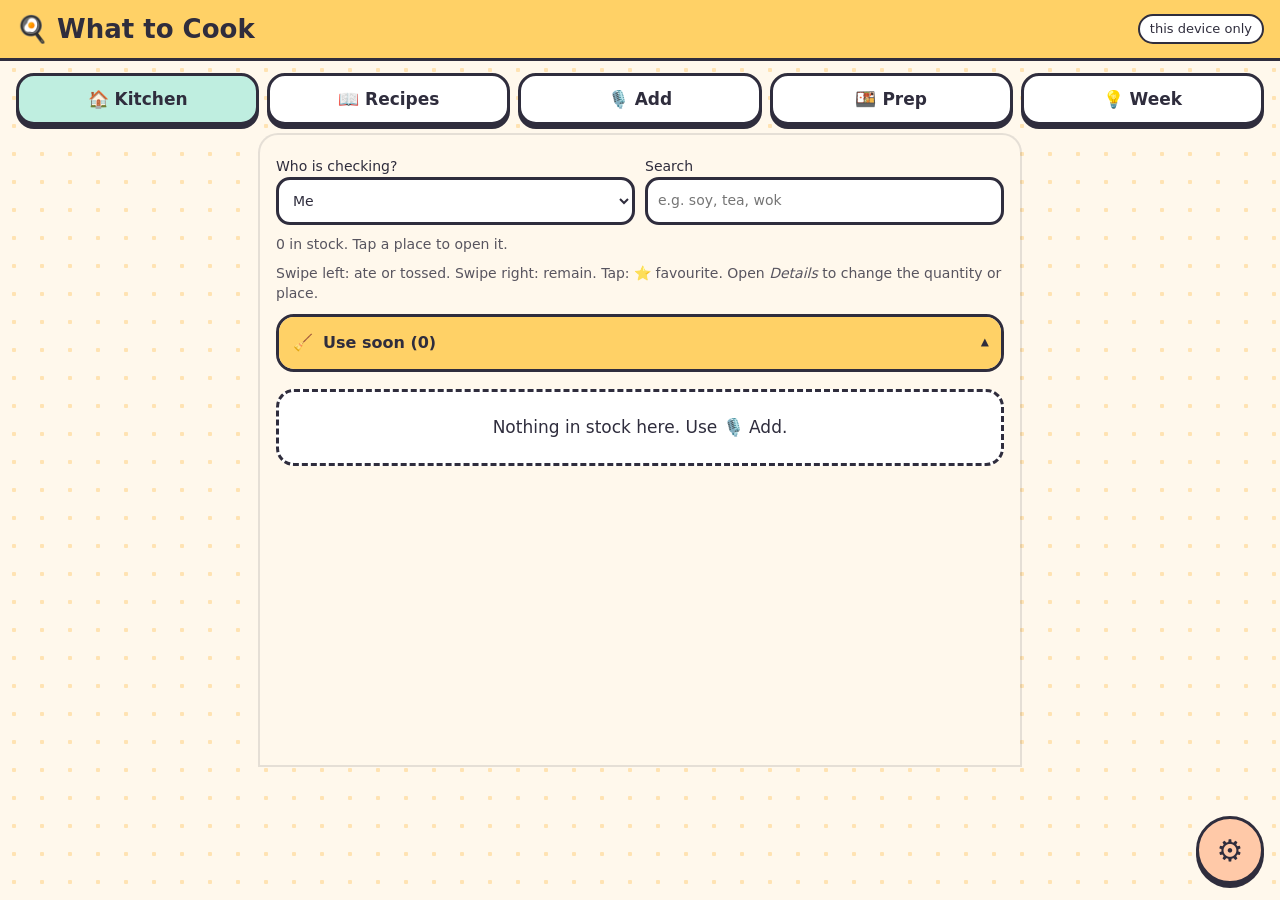
<file: index.html>
<!doctype html>
<html lang="en">
<head>
<meta charset="utf-8">
<meta name="viewport" content="width=device-width, initial-scale=1">
<title>What to Cook</title>
<link rel="stylesheet" href="style.css?v=0.9.4">
</head>
<body>
<header class="top">
  <h1>🍳 What to Cook</h1>
  <span id="statusPill" class="pill">this device only</span>
</header>

<nav class="tabs" aria-label="Sections">
  <button class="tab on" data-tab="pantry" type="button">🏠 Kitchen</button>
  <button class="tab" data-tab="recipes" type="button">📖 Recipes</button>
  <button class="tab" data-tab="capture" type="button">🎙️ Add</button>
  <button class="tab" data-tab="prep" type="button">🍱 Prep</button>
  <button class="tab" data-tab="week" type="button">💡 Week</button>
</nav>

<main>
  <section id="tab-pantry" class="view">
    <div class="row wrap">
      <label class="grow">Who is checking?
        <select id="member"></select>
      </label>
      <label class="grow">Search
        <input type="text" id="kitchenSearch" placeholder="e.g. soy, tea, wok">
      </label>
    </div>
    <p id="kitchenTotal" class="hint"></p>
    <p class="hint">Swipe left: ate or tossed. Swipe right: remain. Tap: ⭐ favourite. Open <em>Details</em> to change the quantity or place.</p>

    <section class="panel" data-panel="cleanup" id="cleanupPanel">
      <button class="panelHead" type="button" aria-expanded="true"><span>🧹</span><span class="grow">Use soon (<span id="cleanCount">0</span>)</span><span class="mark">▾</span></button>
      <div class="panelBody">
        <p class="hint">About to expire, or past the date. Use these first.</p>
        <ul id="cleanup" class="cards"></ul>
        <p id="cleanEmpty" class="empty" hidden>Nothing needs using up today. 🎉</p>
        <p id="cleanHint" class="hint" hidden></p>
      </div>
    </section>

    <div id="groups" aria-live="polite"></div>
    <p id="groupsEmpty" class="empty" hidden>Nothing in stock here. Use 🎙️ Add.</p>
  </section>

  <section id="tab-recipes" class="view" hidden>
    <h2>Recipe book</h2>
    <p class="hint">Tap a card to turn it over. Pantry matches come from this device's pantry.</p>
    <div class="chips" role="group" aria-label="Filter and view">
      <button class="chip on" data-filter="all" type="button">All <span id="cAll"></span></button>
      <button class="chip" data-filter="fav" type="button">⭐ Favourites <span id="cFav"></span></button>
      <button class="chip" data-filter="started" type="button">▶ Started <span id="cStart"></span></button>
      <span class="sp"></span>
      <button class="chip on" data-view="shelves" type="button">Shelves</button>
      <button class="chip" data-view="list" type="button">List</button>
    </div>
    <p id="saveState" class="hint" role="status"></p>
    <div id="book" class="book"></div>
    <div id="empty" class="empty" hidden>Nothing here yet.</div>
  </section>

  <section id="tab-capture" class="view" hidden>
    <h2>Add from a memo or a list</h2>
    <label>Where did it come from?
      <select id="source">
        <option value="apple_memo">🍎 Apple Voice Memo transcript</option>
        <option value="raw">Typed or spoken here</option>
      </select>
    </label>
    <label>Which place are you reviewing?
      <select id="placePick">
        <option value="">Sort it for me (guess)</option>
        <option value="fridge">Fridge</option>
        <option value="freezer">Freezer</option>
        <option value="pantry">Pantry</option>
        <option value="kitchen">Kitchen (tools, space)</option>
        <option value="other">Unsorted</option>
      </select>
    </label>
    <p class="hint">Paste the memo's transcript, one item per line or separated by commas. The full text is archived in ⚙️ → Transcript archive.</p>
    <textarea id="transcript" rows="5" placeholder="Paste or type…"></textarea>
    <div class="row wrap">
      <button id="listen" type="button" class="big">🎤 Speak</button>
      <button id="parse" type="button" class="big primary">Sort into items</button>
    </div>
    <p id="listenNote" class="hint" hidden></p>
    <div id="review" hidden>
      <h3>Check the draft</h3>
      <p class="hint">Same name, same expiry date and same place updates the line already in the pantry. A new expiry date makes a new line. Untick to drop an item.</p>
      <ul id="draft" class="cards"></ul>
      <button id="save" type="button" class="big primary">Save to pantry</button>
    </div>
    <p id="saveNote" class="hint" hidden></p>
  </section>
  <section id="tab-prep" class="view" hidden>
    <h2>Meal prep</h2>
    <p class="hint">Everything in stock is ticked. Untick what you cannot or will not use; recipes on the left use only the ticked items.</p>
    <div class="prepgrid">
      <div class="prepleft panelcol">
        <div id="prepOut"></div>
      </div>
      <aside class="prepright panelcol" aria-label="Ingredients to use">
        <div class="row wrap">
          <label class="grow">Find<input type="text" id="prepSearch" placeholder="e.g. chicken"></label>
        </div>
        <div class="chips">
          <button id="prepAll" class="chip" type="button">Select all</button>
          <button id="prepNone" class="chip" type="button">Deselect all</button>
          <button id="prepSoon" class="chip" type="button">Only use soon</button>
          <span id="prepCount" class="meta"></span>
        </div>
        <div id="prepPick"></div>
      </aside>
    </div>
  </section>

  <section id="tab-week" class="view" hidden>
    <h2>Ideas for the week</h2>
    <div class="chips" role="group" aria-label="Dinner order">
      <button class="chip on" data-wsort="new" type="button">✨ New to us first</button>
      <button class="chip" data-wsort="fav" type="button">⭐ Favourites first</button>
    </div>
    <div class="weekgrid">
      <div class="panelcol">
        <h3>Five dinners</h3>
        <ul id="weekDinners" class="slots"></ul>
      </div>
      <div class="panelcol">
        <h3>Five breakfasts</h3>
        <ul id="weekBreakfasts" class="slots"></ul>
      </div>
    </div>
    <p id="weekNote" class="hint" role="status"></p>
    <button id="weekAgain" type="button" class="big">↻ Plan again</button>
    <p class="hint">Dinners skip anything cooked in the last 7 days, and use different proteins. Tap a dinner to see its recipe.</p>
  </section>
</main>

<button id="gear" class="gear" type="button" aria-label="Settings" aria-expanded="false" aria-controls="drawer">⚙️</button>
<aside id="drawer" class="drawer" hidden>
  <h2>⚙️ Settings</h2>
  <section class="panel" data-panel="database" data-open="true">
    <button class="panelHead" type="button" aria-expanded="true"><span>☁️</span><span class="grow">Family database</span><span class="mark">▾</span></button>
    <div class="panelBody">
      <p class="hint">Sign in with the family login to share the pantry with everyone. Without it, this device keeps its own copy. The password is sent only to the database and is not kept.</p>
      <label>Family email<input type="email" id="dbEmail" autocomplete="username"></label>
      <label>Password<input type="password" id="dbPassword" autocomplete="current-password"></label>
      <div class="row wrap"><button id="signIn" type="button" class="primary">Sign in</button><button id="signOut" type="button">Sign out</button></div>
      <p id="dbStatus" class="hint"></p>
      <button id="dbCheck" type="button">Check database</button>
      <pre id="dbResult" class="hint"></pre>
    </div>
  </section>


  <section class="panel" data-panel="pages" data-open="false">
    <button class="panelHead" type="button" aria-expanded="false"><span>🗂️</span><span class="grow">Pages</span><span class="mark">▸</span></button>
    <div class="panelBody">
      <ul id="pageLinks" class="plain"></ul>
    </div>
  </section>

  <section class="panel" data-panel="members" data-open="false">
    <button class="panelHead" type="button" aria-expanded="false"><span>👪</span><span class="grow">Family members (this device)</span><span class="mark">▸</span></button>
    <div class="panelBody">
      <p class="hint">Names only, one per line. Stored on this device until the family sign-in is added.</p>
      <textarea id="memberList" rows="4"></textarea>
      <button id="saveMembers" type="button">Save names</button>
    </div>
  </section>

  <section class="panel" data-panel="guess" data-open="false">
    <button class="panelHead" type="button" aria-expanded="false"><span>🔮</span><span class="grow">How the guess works</span><span class="mark">▸</span></button>
    <div class="panelBody">
      <p class="hint">For things eaten over time (eggs, milk). Remaining = the quantity when it was last counted, minus the eats-per-day rate times the days since. Example: 60 counted a week ago, 5 a day, so about 25 (42%) left.</p>
      <p class="hint">Feedback: <strong>ate more</strong> lowers the guess (rate up 25%), <strong>ate less</strong> raises it (rate down 20%), <strong>about right</strong> keeps it. Each one resets the count to the guess.</p>
    </div>
  </section>

  <section class="panel" data-panel="archive" data-open="false">
    <button class="panelHead" type="button" aria-expanded="false"><span>🗃️</span><span class="grow">Transcript archive</span><span class="mark">▸</span></button>
    <div class="panelBody">
      <ul id="archiveList" class="plain"></ul>
    </div>
  </section>

  <section class="panel" data-panel="versions" data-open="false">
    <button class="panelHead" type="button" aria-expanded="false"><span>🏷️</span><span class="grow">Version log</span><span class="mark">▸</span></button>
    <div class="panelBody">
      <ul id="versionList" class="plain"></ul>
    </div>
  </section>

  <section class="panel" data-panel="notes" data-open="false">
    <button class="panelHead" type="button" aria-expanded="false"><span>📝</span><span class="grow">Notes log (for improvement)</span><span class="mark">▸</span></button>
    <div class="panelBody">
      <textarea id="noteText" rows="3" placeholder="What would make this better?"></textarea>
      <button id="noteSave" type="button">Save note</button>
      <ul id="noteList" class="plain"></ul>
    </div>
  </section>

  <section class="panel" data-panel="todo" data-open="false">
    <button class="panelHead" type="button" aria-expanded="false"><span>📋</span><span class="grow">To do</span><span class="mark">▸</span></button>
    <div class="panelBody">
      <p class="hint">✅ built, ⬜ still to do.</p>
      <ul id="todoList" class="plain"></ul>
    </div>
  </section>

  <section class="panel" data-panel="errors" data-open="false">
    <button class="panelHead" type="button" aria-expanded="false"><span>🛠️</span><span class="grow">Show errors</span><span class="mark">▸</span></button>
    <div class="panelBody">
      <label class="check"><input id="showErrors" type="checkbox"> Show problems at the bottom of the page</label>
    </div>
  </section>

  <button id="closeDrawer" type="button" class="big">Close</button>
</aside>

<div id="errorPanel" class="errors" hidden aria-live="polite"></div>

<datalist id="units">
  <option value="g"></option><option value="kg"></option><option value="ml"></option><option value="l"></option>
  <option value="each"></option><option value="tin"></option><option value="bag"></option><option value="box"></option>
  <option value="pack"></option><option value="bottle"></option><option value="loaf"></option><option value="bunch"></option>
  <option value="clove"></option><option value="slice"></option><option value="pot"></option><option value="tub"></option>
  <option value="cup"></option>
</datalist>

<script src="js/config.js?v=0.9.4"></script>
<script src="js/store.js?v=0.9.4"></script>
<script src="js/util.js?v=0.9.4"></script>
<script src="js/errors.js?v=0.9.4"></script>
<script src="js/db.js?v=0.9.4"></script>
<script src="js/parse.js?v=0.9.4"></script>
<script src="js/recipelib.js?v=0.9.4"></script>
<script src="js/core.js?v=0.9.4"></script>
<script src="js/content.js?v=0.9.4"></script>
<script src="js/sync.js?v=0.9.4"></script>
<script src="js/pantry.js?v=0.9.4"></script>
<script src="js/capture.js?v=0.9.4"></script>
<script src="js/recipes.js?v=0.9.4"></script>
<script src="js/plan.js?v=0.9.4"></script>
<script src="js/settings.js?v=0.9.4"></script>
<script src="js/app.js?v=0.9.4"></script>
</body>
</html>
</file>
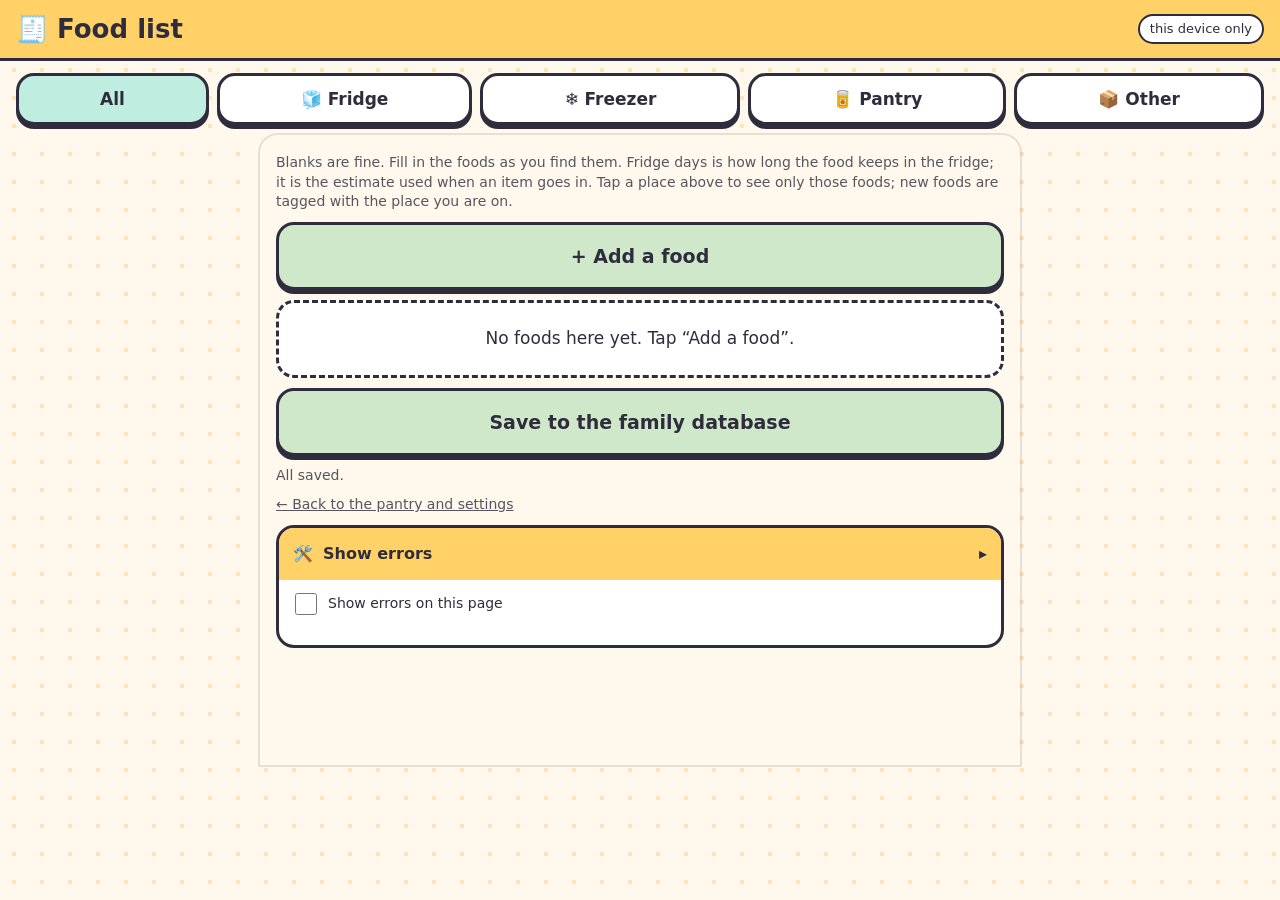
<file: foods.html>
<!doctype html>
<html lang="en">
<head>
<meta charset="utf-8">
<meta name="viewport" content="width=device-width, initial-scale=1">
<title>What to Cook — Food list</title>
<link rel="stylesheet" href="style.css">
<style>
  .tabs { flex-wrap: wrap; }
  .tab { flex: 1 1 auto; }
  .card .pair input, .card .pair select, .card input, .card select { min-width: 0; max-width: 100%; }
</style>
</head>
<body>
<header class="top">
  <h1>🧾 Food list</h1>
  <span id="statusPill" class="pill">this device only</span>
</header>

<nav class="tabs" aria-label="Places">
  <button class="tab on" data-place="" type="button">All</button>
  <button class="tab" data-place="fridge" type="button">🧊 Fridge</button>
  <button class="tab" data-place="freezer" type="button">❄️ Freezer</button>
  <button class="tab" data-place="pantry" type="button">🥫 Pantry</button>
  <button class="tab" data-place="other" type="button">📦 Other</button>
</nav>

<main>
  <p class="hint">Blanks are fine. Fill in the foods as you find them. Fridge days is how long the food keeps in the fridge; it is the estimate used when an item goes in. Tap a place above to see only those foods; new foods are tagged with the place you are on.</p>

  <div class="row wrap">
    <button id="addFood" type="button" class="big primary grow">+ Add a food</button>
  </div>

  <ul id="foodList" class="cards" aria-live="polite"></ul>
  <div id="emptyNote" class="empty" hidden>No foods here yet. Tap “Add a food”.</div>

  <div class="row wrap">
    <button id="saveFoods" type="button" class="big primary grow">Save to the family database</button>
  </div>
  <p id="saveStatus" class="hint" role="status"></p>

  <p class="hint"><a href="index.html">← Back to the pantry and settings</a></p>

  <section class="panel" data-panel="errors" data-open="false">
    <button class="panelHead" type="button" aria-expanded="false"><span>🛠️</span><span class="grow">Show errors</span><span class="mark">▸</span></button>
    <div class="panelBody">
      <label class="check"><input type="checkbox" id="showErrors"> Show errors on this page</label>
      <ul id="errorList" class="plain"></ul>
    </div>
  </section>
</main>

<script src="js/config.js"></script>
<script src="js/store.js"></script>
<script src="js/util.js"></script>
<script src="js/errors.js"></script>
<script src="js/db.js"></script>
<script>
(function () {
  'use strict';
  var DB = window.WTCDb;
  var KEY_ROWS = 'wtc.foods', KEY_ERRORS = 'wtc.showErrors';
  var PLACES = ['fridge', 'pantry', 'freezer', 'other'];
  var KINDS = ['', 'dry', 'wet', 'tool', 'space'];
  var $ = function (id) { return document.getElementById(id); };
  var rows = [];          // { id, name, location, kind, category, fridge_days, notes, dirty }
  var place = '';         // '' = all places

  // ---- device copy (each read and write in try/catch) ----
  function readLocal() { var v = WTCStore.read(KEY_ROWS, []); return Array.isArray(v) ? v : []; }
  function writeLocal() { WTCStore.write(KEY_ROWS, rows, reportError); }

  // ---- errors at the bottom, shown only when the box is ticked ----
  var errorLog = WTCErrors.create(function (lines) {
    var ul = $('errorList');
    ul.textContent = '';
    lines.slice().reverse().forEach(function (m) {
      var li = document.createElement('li'); li.textContent = m; ul.appendChild(li);
    });
    ul.hidden = !$('showErrors').checked;
  }, 30);
  function reportError(msg) { errorLog.report(msg); }
  function renderErrors() { errorLog.redraw(); }
  $('showErrors').checked = WTCStore.read(KEY_ERRORS, false) === true;
  $('showErrors').addEventListener('change', function (e) {
    WTCStore.write(KEY_ERRORS, e.target.checked);
    renderErrors();
  });

  // ---- status pill and save line ----
  function setPill() {
    var s = DB.session();
    $('statusPill').textContent = s ? 'family database' : 'this device only';
  }
  function unsaved() { return rows.filter(function (r) { return r.dirty; }).length; }
  function setSaveStatus(extra) {
    var n = unsaved();
    $('saveStatus').textContent = extra || (n ? n + ' not saved yet' : 'All saved.');
  }

  // ---- draw the list for the chosen place ----
  function el(tag, cls, text) {
    var e = document.createElement(tag);
    if (cls) e.className = cls;
    if (text !== undefined) e.textContent = text;
    return e;
  }
  function select(options, value, cls, label) {
    var s = el('select', cls);
    s.setAttribute('aria-label', label);
    options.forEach(function (o) {
      var op = el('option', '', o.label); op.value = o.value; s.appendChild(op);
    });
    s.value = value;
    return s;
  }
  function textInput(cls, value, placeholder, label) {
    var i = el('input', cls); i.type = 'text'; i.value = value || ''; i.placeholder = placeholder; i.setAttribute('aria-label', label);
    return i;
  }
  function numberInput(cls, value, placeholder, label) {
    var i = el('input', cls); i.type = 'number'; i.min = '0'; i.step = 'any';
    i.value = value === null || value === undefined ? '' : value; i.placeholder = placeholder; i.setAttribute('aria-label', label);
    return i;
  }

  function renderList() {
    var ul = $('foodList');
    ul.textContent = '';
    var shown = rows.filter(function (r) { return !place || r.location === place; });
    $('emptyNote').hidden = shown.length > 0;
    shown.forEach(function (r) {
      var li = el('li', 'card' + (r.dirty ? ' clean' : ''));
      var head = el('div', 'head');
      var name = textInput('fname', r.name, 'Food name', 'Food name');
      name.style.flex = '1';
      name.addEventListener('input', function () { r.name = name.value; touch(r); });
      head.appendChild(name);
      li.appendChild(head);

      var places = PLACES.map(function (p) { return { value: p, label: p }; });
      var loc = select(places, r.location, 'floc', 'Place');
      loc.addEventListener('change', function () { r.location = loc.value; touch(r); renderList(); });

      var kinds = KINDS.map(function (k) { return { value: k, label: k || 'kind (blank)' }; });
      var kind = select(kinds, r.kind, 'fkind', 'Kind');
      kind.addEventListener('change', function () { r.kind = kind.value; touch(r); });

      var cat = textInput('fcat', r.category, 'Category (for example, dairy)', 'Category');
      cat.addEventListener('input', function () { r.category = cat.value; touch(r); });

      var days = numberInput('fdays', r.fridge_days, 'Fridge days', 'Fridge days');
      days.addEventListener('input', function () { r.fridge_days = days.value === '' ? null : Number(days.value); touch(r); });

      var notes = textInput('fnotes', r.notes, 'Notes', 'Notes');
      notes.addEventListener('input', function () { r.notes = notes.value; touch(r); });

      var pair1 = el('div', 'pair'); pair1.appendChild(loc); pair1.appendChild(kind);
      var pair2 = el('div', 'pair'); pair2.appendChild(days); pair2.appendChild(cat);
      li.appendChild(pair1); li.appendChild(pair2); li.appendChild(notes);
      ul.appendChild(li);
    });
  }

  function touch(r) {
    r.dirty = true;
    writeLocal();
    setSaveStatus();
  }

  // ---- add a food: tagged with the place on screen ----
  $('addFood').addEventListener('click', function () {
    rows.push({ id: '', name: '', location: place || 'pantry', kind: '', category: '', fridge_days: null, notes: '', dirty: true });
    writeLocal();
    renderList();
    setSaveStatus();
    var inputs = document.querySelectorAll('#foodList .fname');
    if (inputs.length) inputs[inputs.length - 1].focus();
  });

  // ---- places ----
  document.querySelectorAll('.tab[data-place]').forEach(function (b) {
    b.addEventListener('click', function () {
      place = b.dataset.place;
      document.querySelectorAll('.tab[data-place]').forEach(function (x) { x.classList.toggle('on', x === b); });
      renderList();
    });
  });

  // ---- save to the database ----
  function explainSave(e) {
    var m = String((e && e.message) || e || '');
    if (/duplicate key|23505|wtc_foods_name_location_key/i.test(m)) return 'This food is already in that place. Change the name or the place.';
    return DB.explain(e);
  }

  function saveOne(r) {
    var body = { name: r.name.trim(), location: r.location, kind: r.kind, category: r.category.trim(),
      fridge_days: r.fridge_days, notes: r.notes.trim(), updated_at: new Date().toISOString() };
    if (WTCUtil.isUuid(r.id)) {
      return DB.patch('wtc_foods', 'id=eq.' + r.id, body).then(function () { r.dirty = false; });
    }
    return DB.insert('wtc_foods', [body]).then(function (res) {
      var row = res.data && res.data[0];
      if (row && row.id) r.id = row.id;
      r.dirty = false;
    });
  }

  $('saveFoods').addEventListener('click', function () {
    var pending = rows.filter(function (r) { return r.dirty && r.name.trim() !== ''; });
    if (!pending.length) { setSaveStatus(unsaved() ? 'Give each food a name first.' : 'Nothing to save.'); return; }
    if (!DB.session()) {
      writeLocal();
      setSaveStatus('Not signed in. Kept on this device only. Sign in from the Pantry page’s settings to save to the family database.');
      return;
    }
    setSaveStatus('Saving…');
    var chain = Promise.resolve(), failed = 0;
    pending.forEach(function (r) {
      chain = chain.then(function () {
        return saveOne(r).catch(function (e) { failed++; reportError('Save “' + r.name + '”: ' + explainSave(e)); });
      });
    });
    chain.then(function () {
      writeLocal();
      renderList();
      setSaveStatus(failed ? failed + ' not saved. See Show errors.' : 'Saved to the family database.');
    });
  });

  // ---- start: family database first, device copy if not signed in or offline ----
  function start() {
    setPill();
    rows = readLocal();
    renderList();
    setSaveStatus();
    if (!DB.session()) return;
    DB.select('wtc_foods', 'select=*&order=name.asc', { timeoutMs: 8000 }).then(function (res) {
      var dbRows = (res.data || []).map(function (r) {
        return { id: r.id, name: r.name || '', location: r.location || 'pantry', kind: r.kind || '',
          category: r.category || '', fridge_days: r.fridge_days, notes: r.notes || '', dirty: false };
      });
      var keep = rows.filter(function (r) { return r.dirty && !WTCUtil.isUuid(r.id); });
      var dirtyById = {};
      rows.forEach(function (r) { if (r.dirty && WTCUtil.isUuid(r.id)) dirtyById[r.id] = r; });
      dbRows = dbRows.map(function (r) { return dirtyById[r.id] || r; });
      rows = dbRows.concat(keep);
      writeLocal();
      renderList();
      setSaveStatus();
    }, function (e) {
      reportError('Load: ' + DB.explain(e));
      setSaveStatus('Could not load from the family database. Showing this device’s copy.');
    });
  }

  start();
})();
</script>
</body>
</html>
</file>
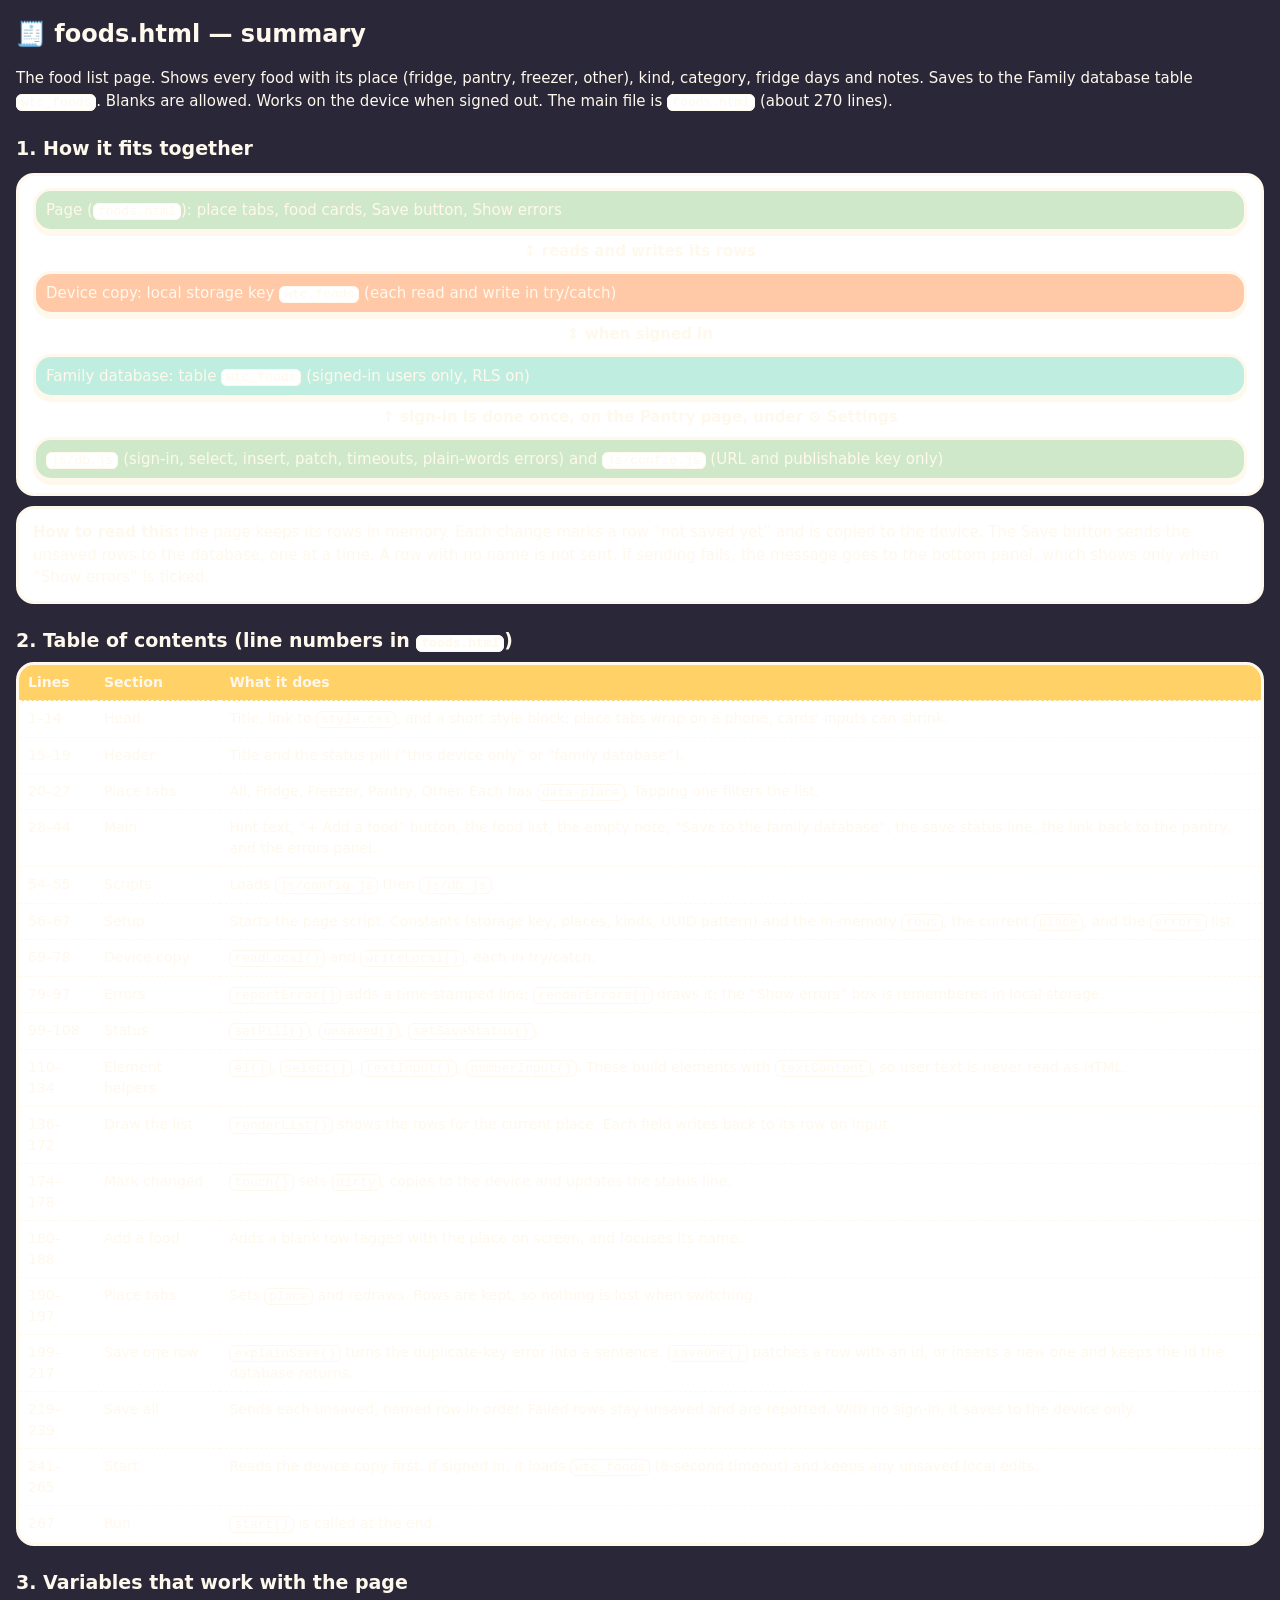
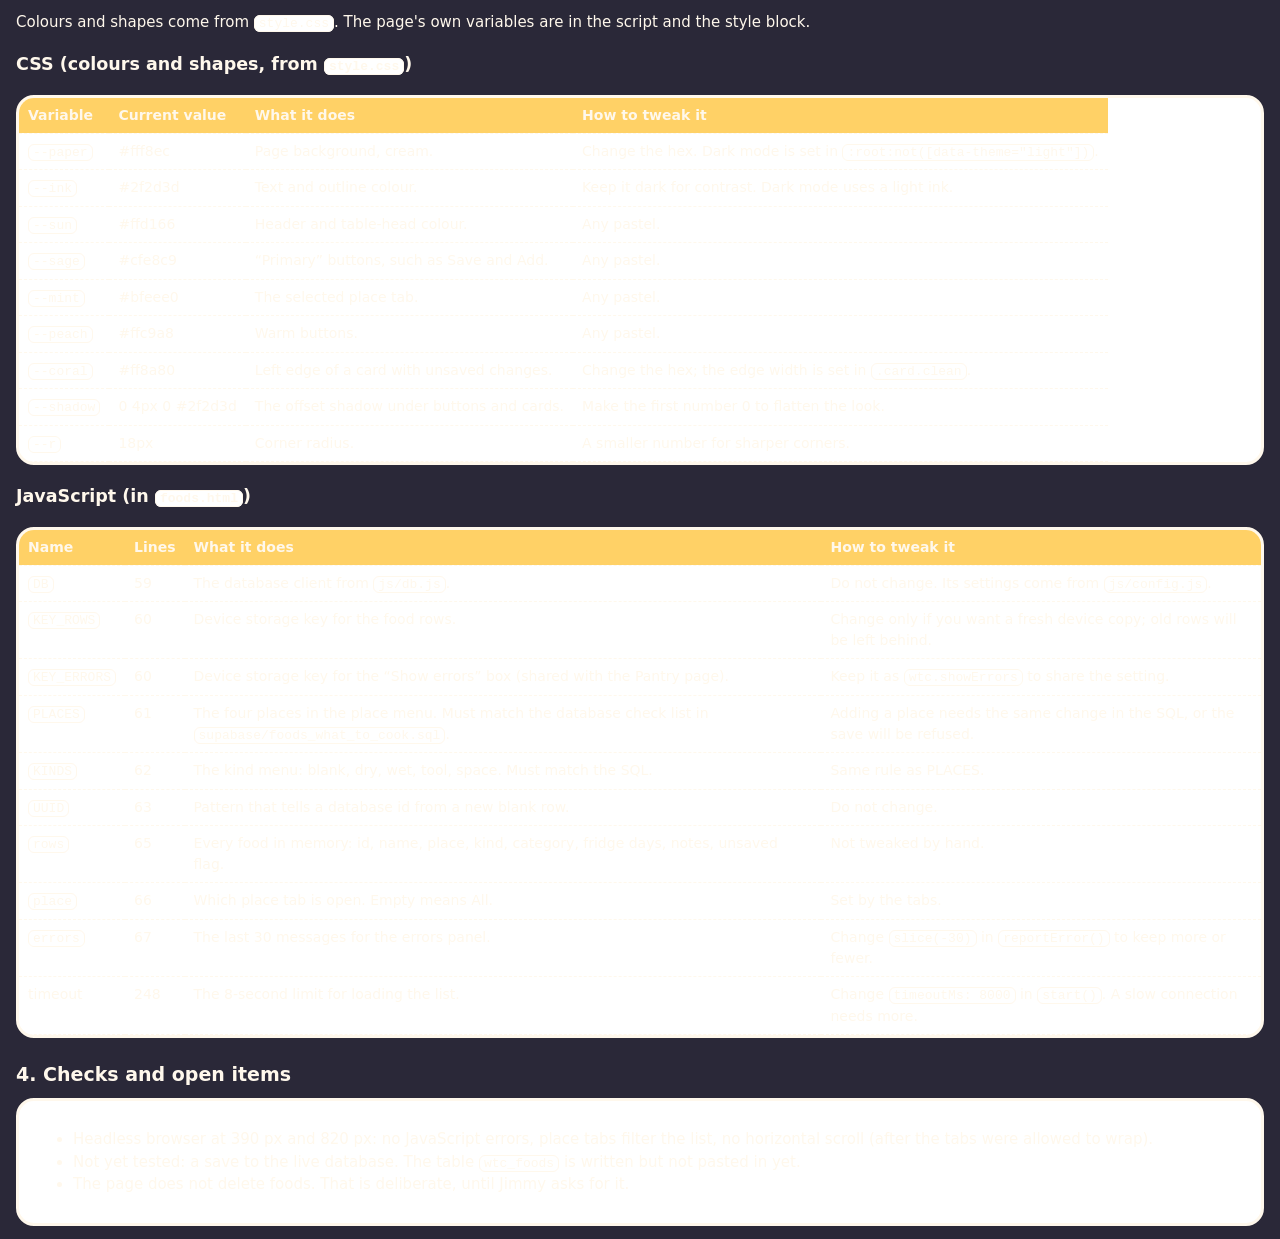
<file: foods_summary.html>
<!doctype html>
<html lang="en">
<head>
<meta charset="utf-8">
<meta name="viewport" content="width=device-width, initial-scale=1">
<title>foods.html — summary</title>
<style>
  :root { --paper: #fff8ec; --ink: #2f2d3d; --sun: #ffd166; --sage: #cfe8c9; --peach: #ffc9a8; --mint: #bfeee0; --coral: #ff8a80; --r: 18px; }
  :root:not([data-theme="light"]) { --paper: #2a2838; --ink: #fff8ec; }
  :root[data-theme="dark"] { --paper: #2a2838; --ink: #fff8ec; }
  body { margin: 0; padding: 16px; font: 15px/1.5 system-ui, sans-serif; color: var(--ink); background: var(--paper); }
  h1 { font-size: 24px; margin: 0 0 4px; }
  h2 { font-size: 19px; margin: 22px 0 8px; }
  .box { background: #fff; border: 3px solid var(--ink); border-radius: var(--r); padding: 12px 14px; margin: 10px 0; }
  table { width: 100%; border-collapse: collapse; background: #fff; border: 3px solid var(--ink); border-radius: var(--r); overflow: hidden; display: block; overflow-x: auto; }
  th, td { text-align: left; padding: 7px 9px; border-bottom: 1px dashed var(--ink); vertical-align: top; font-size: 14px; }
  th { background: var(--sun); }
  code { font-size: 13px; background: #fff; padding: 0 4px; border: 1px solid var(--ink); border-radius: 6px; }
  .flow { display: grid; gap: 8px; }
  .node { border: 3px solid var(--ink); border-radius: var(--r); padding: 8px 10px; background: #fff; box-shadow: 0 4px 0 var(--ink); }
  .node.db { background: var(--mint); }
  .node.ui { background: var(--sage); }
  .node.store { background: var(--peach); }
  .arrow { text-align: center; font-weight: 700; }
  .grid2 { display: grid; gap: 8px; }
  @media (min-width: 620px) { .grid2 { grid-template-columns: 1fr 1fr; } }
</style>
</head>
<body>

<h1>🧾 foods.html — summary</h1>
<p>The food list page. Shows every food with its place (fridge, pantry, freezer, other), kind, category, fridge days and notes. Saves to the Family database table <code>wtc_foods</code>. Blanks are allowed. Works on the device when signed out. The main file is <code>foods.html</code> (about 270 lines).</p>

<h2>1. How it fits together</h2>
<div class="box flow" role="img" aria-label="Diagram: the page reads and writes the family database and keeps a copy on the device">
  <div class="node ui">Page (<code>foods.html</code>): place tabs, food cards, Save button, Show errors</div>
  <div class="arrow">↕ reads and writes its rows</div>
  <div class="node store">Device copy: local storage key <code>wtc.foods</code> (each read and write in try/catch)</div>
  <div class="arrow">↕ when signed in</div>
  <div class="node db">Family database: table <code>wtc_foods</code> (signed-in users only, RLS on)</div>
  <div class="arrow">↑ sign-in is done once, on the Pantry page, under ⚙️ Settings</div>
  <div class="node ui"><code>js/db.js</code> (sign-in, select, insert, patch, timeouts, plain-words errors) and <code>js/config.js</code> (URL and publishable key only)</div>
</div>
<div class="box">
  <strong>How to read this:</strong> the page keeps its rows in memory. Each change marks a row “not saved yet” and is copied to the device. The Save button sends the unsaved rows to the database, one at a time. A row with no name is not sent. If sending fails, the message goes to the bottom panel, which shows only when “Show errors” is ticked.
</div>

<h2>2. Table of contents (line numbers in <code>foods.html</code>)</h2>
<table>
  <thead><tr><th>Lines</th><th>Section</th><th>What it does</th></tr></thead>
  <tbody>
    <tr><td>1–14</td><td>Head</td><td>Title, link to <code>style.css</code>, and a short style block: place tabs wrap on a phone; cards' inputs can shrink.</td></tr>
    <tr><td>15–19</td><td>Header</td><td>Title and the status pill (“this device only” or “family database”).</td></tr>
    <tr><td>20–27</td><td>Place tabs</td><td>All, Fridge, Freezer, Pantry, Other. Each has <code>data-place</code>. Tapping one filters the list.</td></tr>
    <tr><td>28–44</td><td>Main</td><td>Hint text, “+ Add a food” button, the food list, the empty note, “Save to the family database”, the save status line, the link back to the pantry, and the errors panel.</td></tr>
    <tr><td>54–55</td><td>Scripts</td><td>Loads <code>js/config.js</code> then <code>js/db.js</code>.</td></tr>
    <tr><td>56–67</td><td>Setup</td><td>Starts the page script. Constants (storage key, places, kinds, UUID pattern) and the in-memory <code>rows</code>, the current <code>place</code>, and the <code>errors</code> list.</td></tr>
    <tr><td>69–78</td><td>Device copy</td><td><code>readLocal()</code> and <code>writeLocal()</code>, each in try/catch.</td></tr>
    <tr><td>79–97</td><td>Errors</td><td><code>reportError()</code> adds a time-stamped line; <code>renderErrors()</code> draws it; the “Show errors” box is remembered in local storage.</td></tr>
    <tr><td>99–108</td><td>Status</td><td><code>setPill()</code>, <code>unsaved()</code>, <code>setSaveStatus()</code>.</td></tr>
    <tr><td>110–134</td><td>Element helpers</td><td><code>el()</code>, <code>select()</code>, <code>textInput()</code>, <code>numberInput()</code>. These build elements with <code>textContent</code>, so user text is never read as HTML.</td></tr>
    <tr><td>136–172</td><td>Draw the list</td><td><code>renderList()</code> shows the rows for the current place. Each field writes back to its row on input.</td></tr>
    <tr><td>174–178</td><td>Mark changed</td><td><code>touch()</code> sets <code>dirty</code>, copies to the device and updates the status line.</td></tr>
    <tr><td>180–188</td><td>Add a food</td><td>Adds a blank row tagged with the place on screen, and focuses its name.</td></tr>
    <tr><td>190–197</td><td>Place tabs</td><td>Sets <code>place</code> and redraws. Rows are kept, so nothing is lost when switching.</td></tr>
    <tr><td>199–217</td><td>Save one row</td><td><code>explainSave()</code> turns the duplicate-key error into a sentence. <code>saveOne()</code> patches a row with an id, or inserts a new one and keeps the id the database returns.</td></tr>
    <tr><td>219–239</td><td>Save all</td><td>Sends each unsaved, named row in order. Failed rows stay unsaved and are reported. With no sign-in, it saves to the device only.</td></tr>
    <tr><td>241–265</td><td>Start</td><td>Reads the device copy first. If signed in, it loads <code>wtc_foods</code> (8-second timeout) and keeps any unsaved local edits.</td></tr>
    <tr><td>267</td><td>Run</td><td><code>start()</code> is called at the end.</td></tr>
  </tbody>
</table>

<h2>3. Variables that work with the page</h2>
<p>Colours and shapes come from <code>style.css</code>. The page's own variables are in the script and the style block.</p>
<h3>CSS (colours and shapes, from <code>style.css</code>)</h3>
<table>
  <thead><tr><th>Variable</th><th>Current value</th><th>What it does</th><th>How to tweak it</th></tr></thead>
  <tbody>
    <tr><td><code>--paper</code></td><td>#fff8ec</td><td>Page background, cream.</td><td>Change the hex. Dark mode is set in <code>:root:not([data-theme="light"])</code>.</td></tr>
    <tr><td><code>--ink</code></td><td>#2f2d3d</td><td>Text and outline colour.</td><td>Keep it dark for contrast. Dark mode uses a light ink.</td></tr>
    <tr><td><code>--sun</code></td><td>#ffd166</td><td>Header and table-head colour.</td><td>Any pastel.</td></tr>
    <tr><td><code>--sage</code></td><td>#cfe8c9</td><td>“Primary” buttons, such as Save and Add.</td><td>Any pastel.</td></tr>
    <tr><td><code>--mint</code></td><td>#bfeee0</td><td>The selected place tab.</td><td>Any pastel.</td></tr>
    <tr><td><code>--peach</code></td><td>#ffc9a8</td><td>Warm buttons.</td><td>Any pastel.</td></tr>
    <tr><td><code>--coral</code></td><td>#ff8a80</td><td>Left edge of a card with unsaved changes.</td><td>Change the hex; the edge width is set in <code>.card.clean</code>.</td></tr>
    <tr><td><code>--shadow</code></td><td>0 4px 0 #2f2d3d</td><td>The offset shadow under buttons and cards.</td><td>Make the first number 0 to flatten the look.</td></tr>
    <tr><td><code>--r</code></td><td>18px</td><td>Corner radius.</td><td>A smaller number for sharper corners.</td></tr>
  </tbody>
</table>

<h3>JavaScript (in <code>foods.html</code>)</h3>
<table>
  <thead><tr><th>Name</th><th>Lines</th><th>What it does</th><th>How to tweak it</th></tr></thead>
  <tbody>
    <tr><td><code>DB</code></td><td>59</td><td>The database client from <code>js/db.js</code>.</td><td>Do not change. Its settings come from <code>js/config.js</code>.</td></tr>
    <tr><td><code>KEY_ROWS</code></td><td>60</td><td>Device storage key for the food rows.</td><td>Change only if you want a fresh device copy; old rows will be left behind.</td></tr>
    <tr><td><code>KEY_ERRORS</code></td><td>60</td><td>Device storage key for the “Show errors” box (shared with the Pantry page).</td><td>Keep it as <code>wtc.showErrors</code> to share the setting.</td></tr>
    <tr><td><code>PLACES</code></td><td>61</td><td>The four places in the place menu. Must match the database check list in <code>supabase/foods_what_to_cook.sql</code>.</td><td>Adding a place needs the same change in the SQL, or the save will be refused.</td></tr>
    <tr><td><code>KINDS</code></td><td>62</td><td>The kind menu: blank, dry, wet, tool, space. Must match the SQL.</td><td>Same rule as PLACES.</td></tr>
    <tr><td><code>UUID</code></td><td>63</td><td>Pattern that tells a database id from a new blank row.</td><td>Do not change.</td></tr>
    <tr><td><code>rows</code></td><td>65</td><td>Every food in memory: id, name, place, kind, category, fridge days, notes, unsaved flag.</td><td>Not tweaked by hand.</td></tr>
    <tr><td><code>place</code></td><td>66</td><td>Which place tab is open. Empty means All.</td><td>Set by the tabs.</td></tr>
    <tr><td><code>errors</code></td><td>67</td><td>The last 30 messages for the errors panel.</td><td>Change <code>slice(-30)</code> in <code>reportError()</code> to keep more or fewer.</td></tr>
    <tr><td>timeout</td><td>248</td><td>The 8-second limit for loading the list.</td><td>Change <code>timeoutMs: 8000</code> in <code>start()</code>. A slow connection needs more.</td></tr>
  </tbody>
</table>

<h2>4. Checks and open items</h2>
<div class="box">
  <ul>
    <li>Headless browser at 390 px and 820 px: no JavaScript errors, place tabs filter the list, no horizontal scroll (after the tabs were allowed to wrap).</li>
    <li>Not yet tested: a save to the live database. The table <code>wtc_foods</code> is written but not pasted in yet.</li>
    <li>The page does not delete foods. That is deliberate, until Jimmy asks for it.</li>
  </ul>
</div>

</body>
</html>
</file>
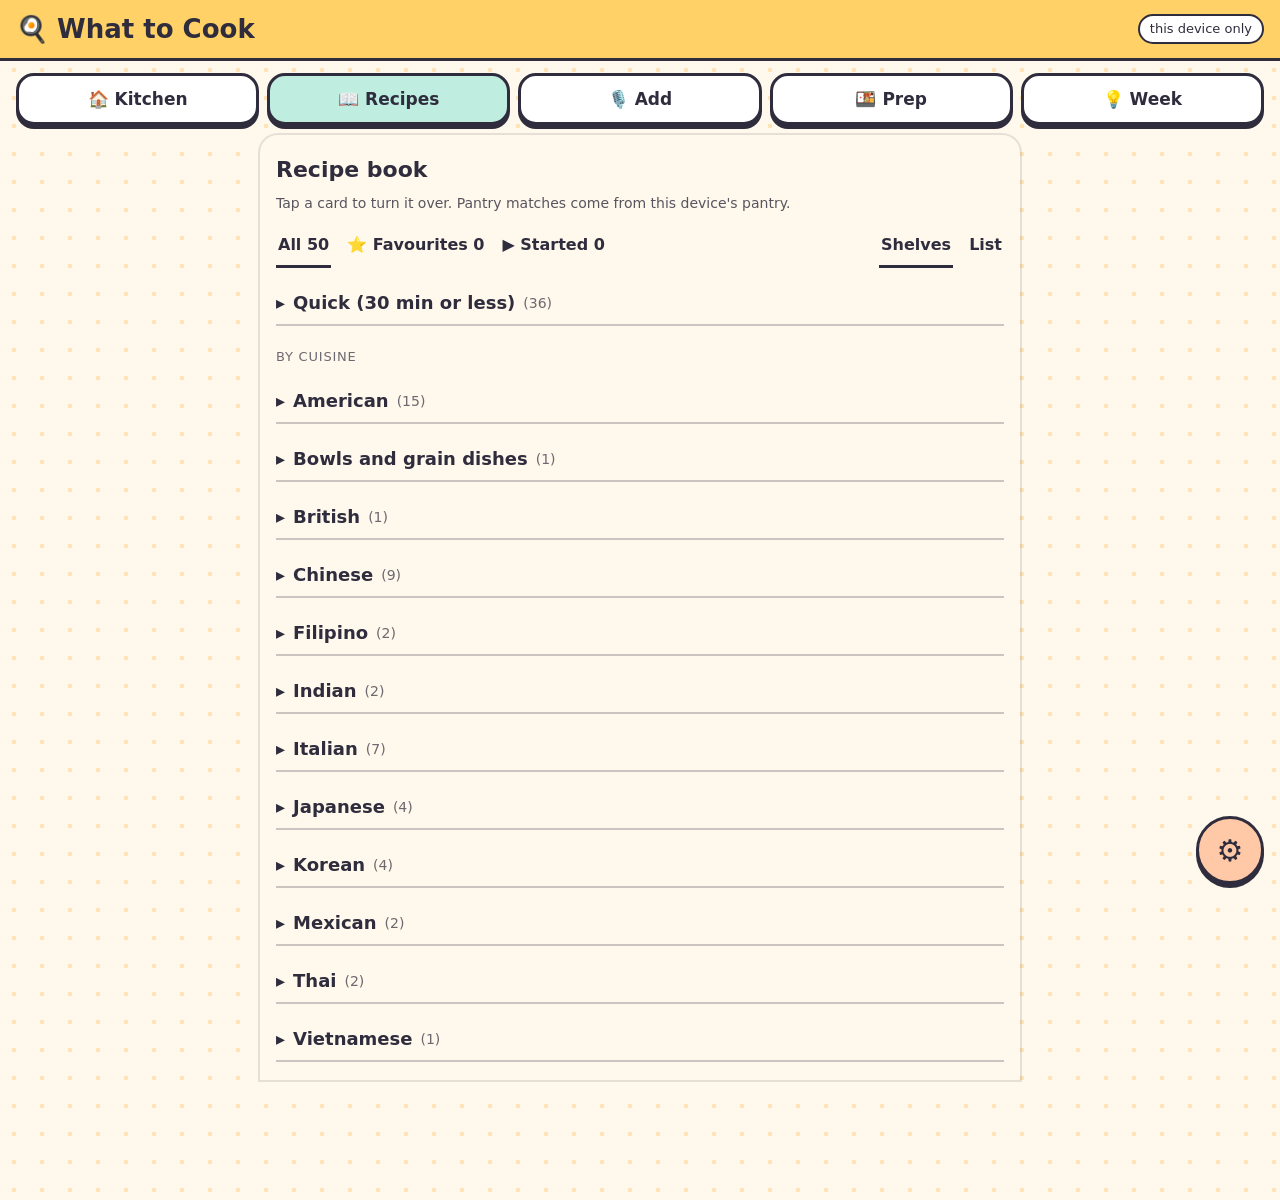
<file: recipes.html>
<!doctype html>
<html lang="en"><head><meta charset="utf-8"><meta name="viewport" content="width=device-width, initial-scale=1">
<title>What to Cook — Recipe book</title>
<script>location.replace('index.html#recipes' + (location.hash ? ':' + location.hash.slice(1) : ''));</script></head>
<body><p><a href="index.html#recipes">The recipe book is now a tab on the main page.</a></p></body></html>
</file>
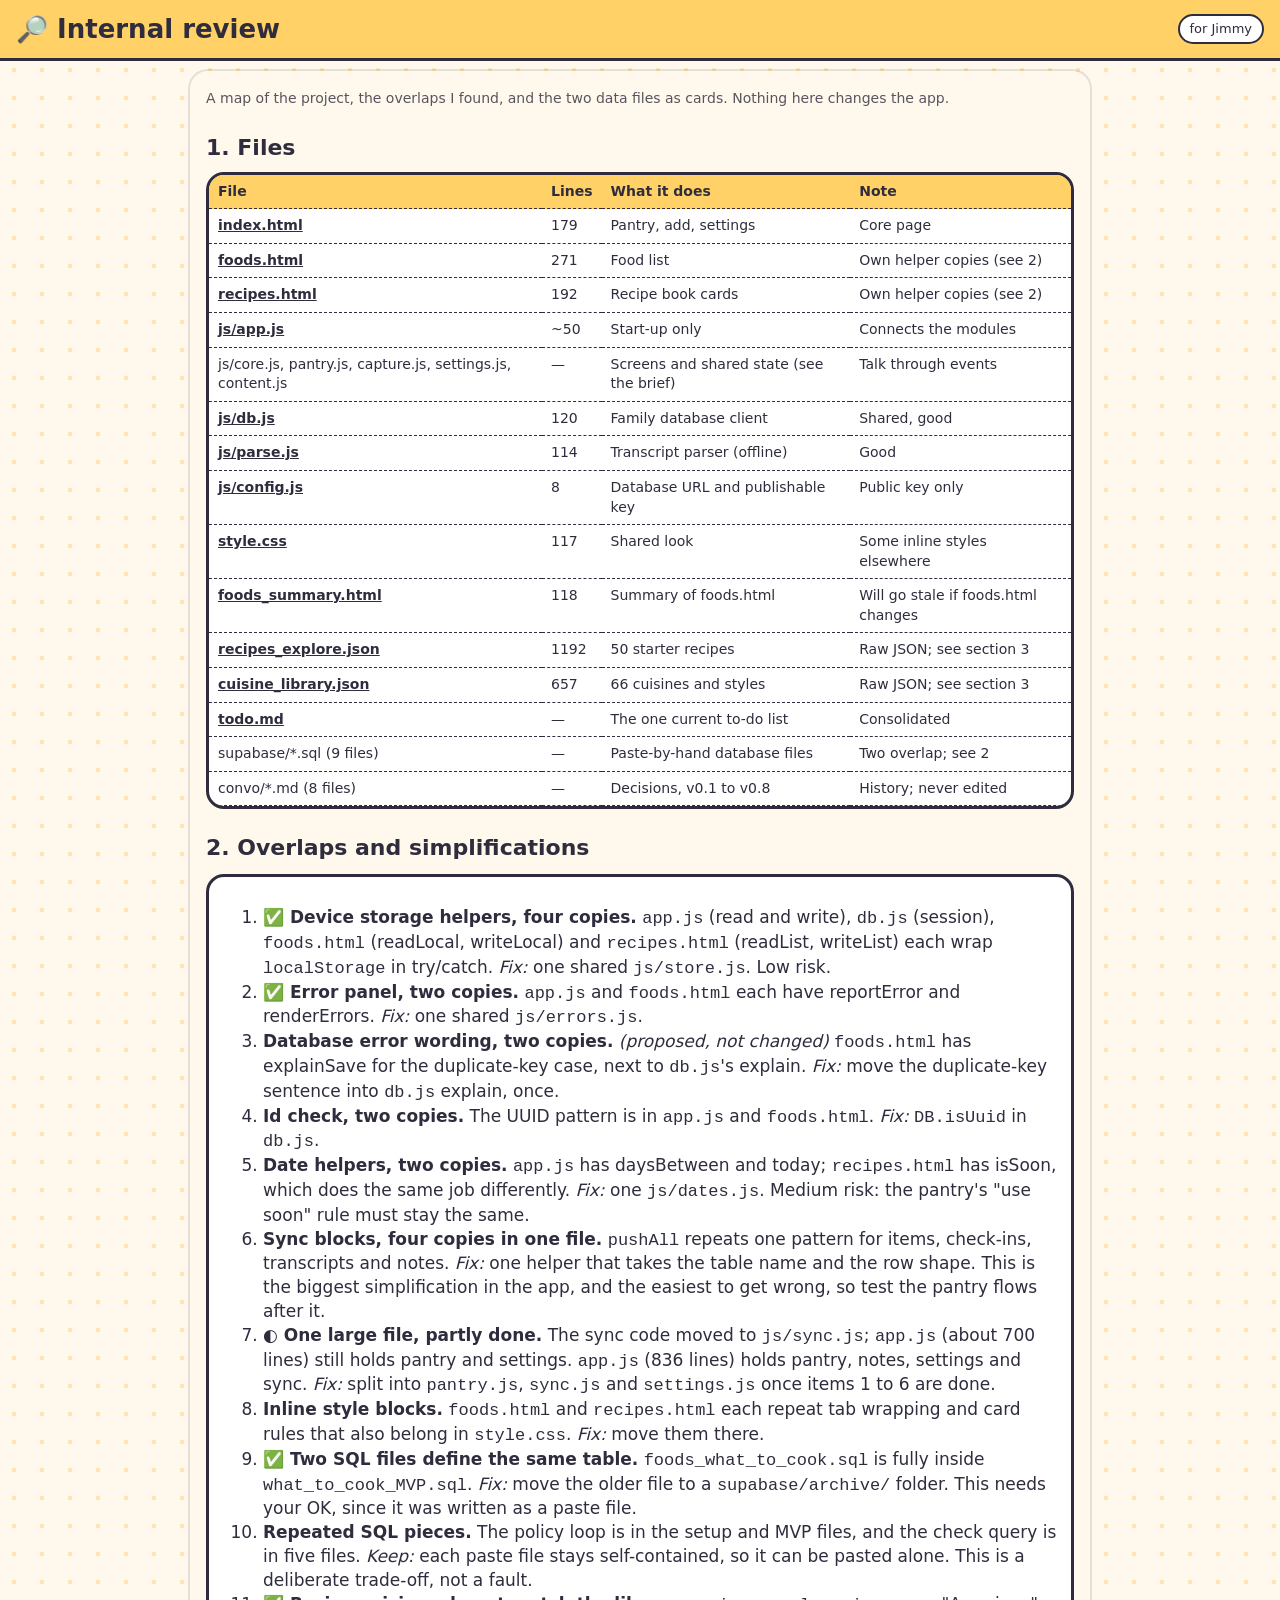
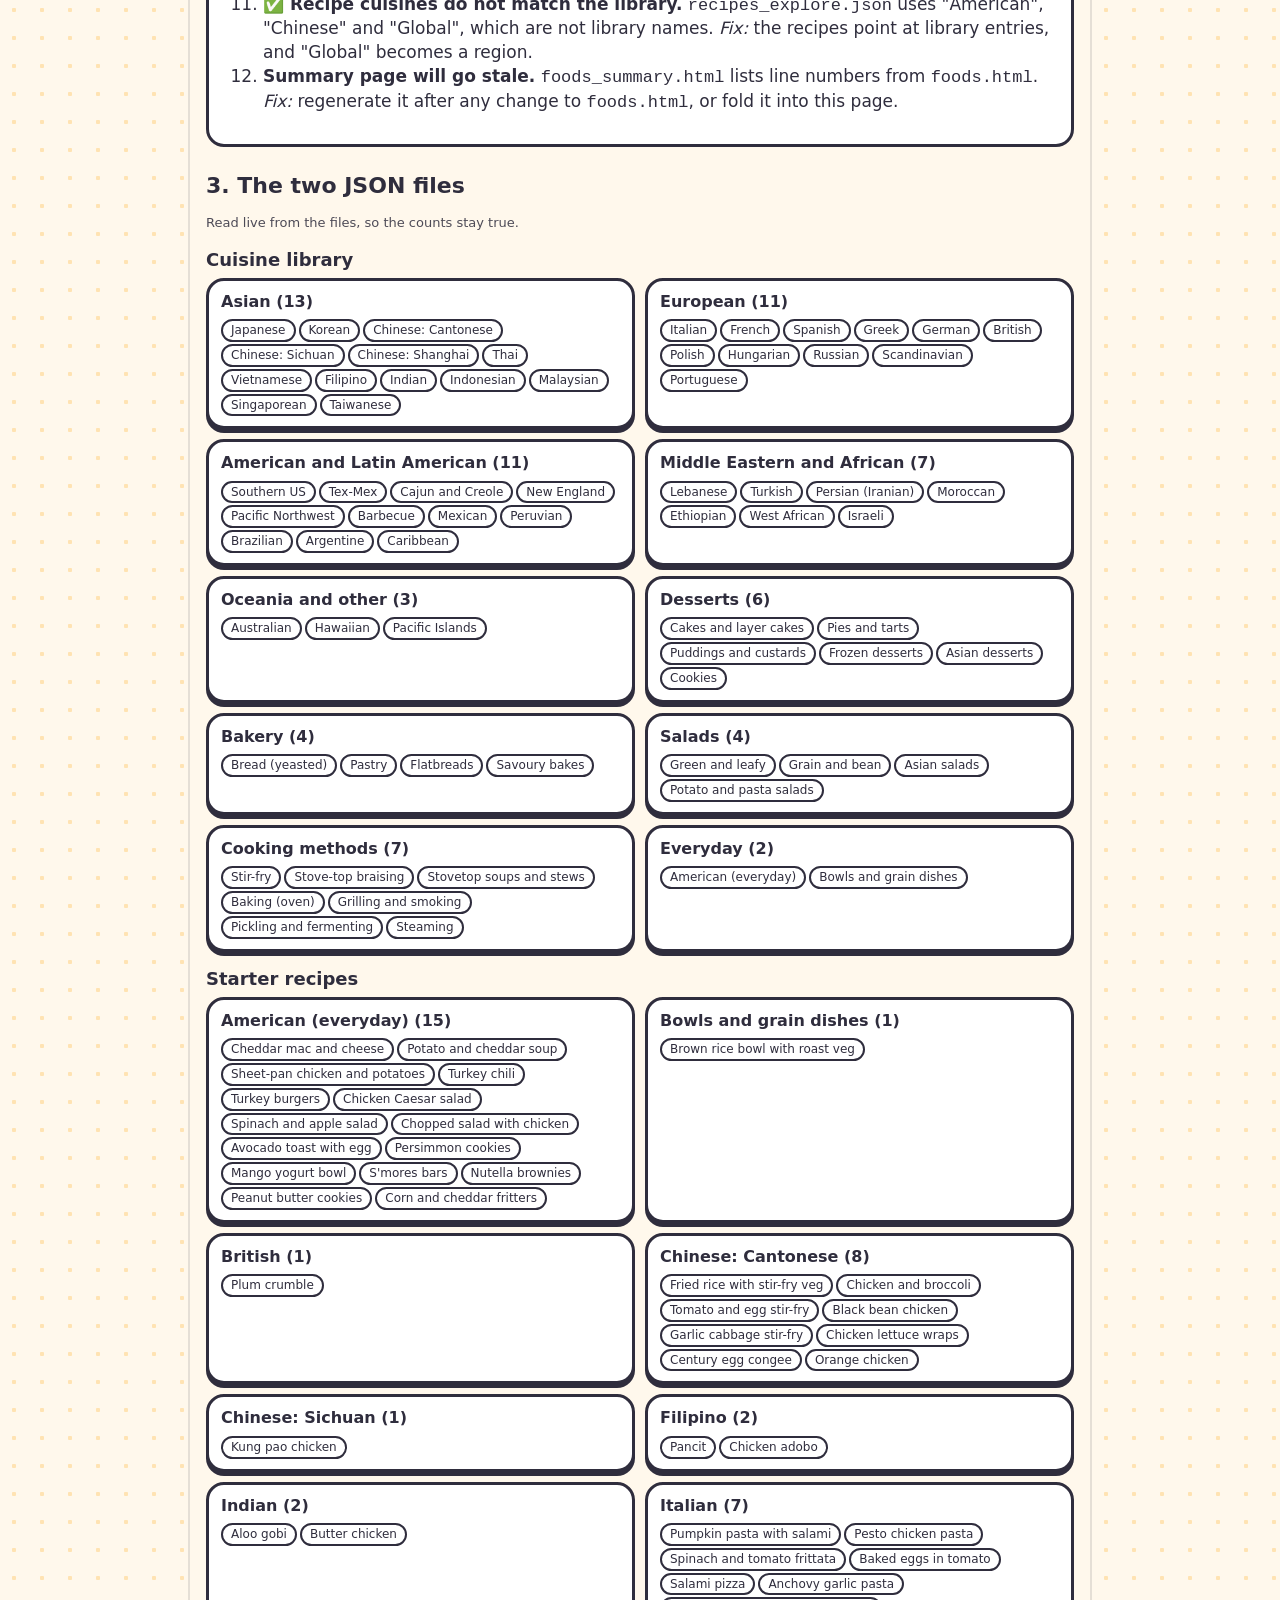
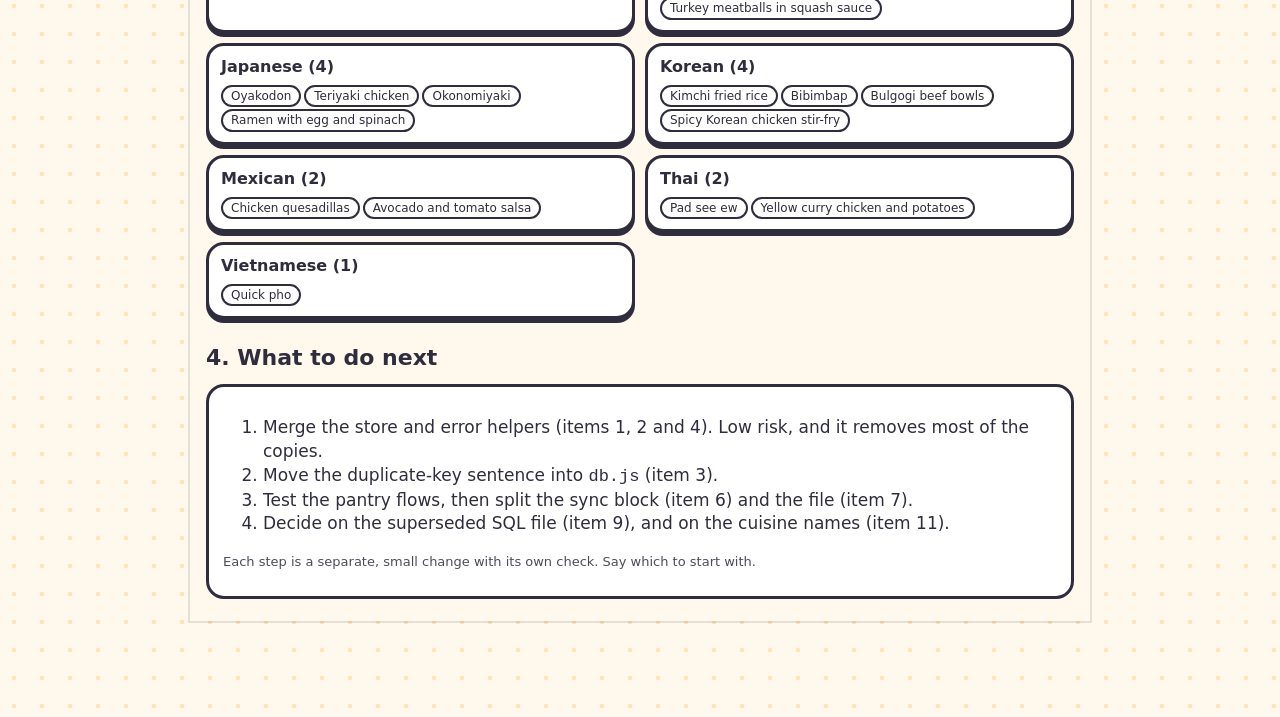
<file: review.html>
<!doctype html>
<html lang="en">
<head>
<meta charset="utf-8">
<meta name="viewport" content="width=device-width, initial-scale=1">
<title>What to Cook — internal review</title>
<link rel="stylesheet" href="style.css">
<style>
  main { max-width: 900px; }
  h2 { margin-top: 24px; }
  table { width: 100%; border-collapse: collapse; background: var(--surface); color: var(--surface-ink); border: 3px solid var(--ink); border-radius: var(--r); display: block; overflow-x: auto; }
  th, td { text-align: left; padding: 7px 9px; border-bottom: 1px dashed var(--ink); vertical-align: top; font-size: 14px; }
  th { background: var(--sun); }
  a { color: var(--ink); font-weight: 700; }
  table a, .box a { color: var(--surface-ink); }
  .box { background: var(--surface); color: var(--surface-ink); border: 3px solid var(--ink); border-radius: var(--r); padding: 12px 14px; margin: 10px 0; }
  .map { display: grid; gap: 8px; }
  .node { border: 3px solid var(--ink); border-radius: var(--r); padding: 8px 10px; box-shadow: var(--shadow); color: var(--surface-ink); background: var(--surface); }
  .node.ui { background: var(--sage); } .node.data { background: var(--mint); } .node.db { background: var(--peach); }
  .arrow { text-align: center; font-weight: 700; }
  .cards { display: grid; gap: 10px; }
  @media (min-width: 620px) { .cards { grid-template-columns: 1fr 1fr; } }
  .card2 { border: 3px solid var(--ink); border-radius: var(--r); padding: 10px 12px; background: var(--surface); color: var(--surface-ink); box-shadow: var(--shadow); }
  .card2 h3 { margin: 0 0 4px; font-size: 16px; }
  .small { font-size: 13px; opacity: .85; }
  .pill2 { display: inline-block; font-size: 12px; padding: 1px 8px; border: 2px solid var(--ink); border-radius: 999px; margin: 2px 3px 0 0; background: #fff; color: var(--surface-ink); }
</style>
</head>
<body>
<header class="top"><h1>🔎 Internal review</h1><span class="pill">for Jimmy</span></header>
<main>
  <p class="hint">A map of the project, the overlaps I found, and the two data files as cards. Nothing here changes the app.</p>

  <h2>1. Files</h2>
  <table>
    <thead><tr><th>File</th><th>Lines</th><th>What it does</th><th>Note</th></tr></thead>
    <tbody>
      <tr><td><a href="index.html">index.html</a></td><td>179</td><td>Pantry, add, settings</td><td>Core page</td></tr>
      <tr><td><a href="foods.html">foods.html</a></td><td>271</td><td>Food list</td><td>Own helper copies (see 2)</td></tr>
      <tr><td><a href="recipes.html">recipes.html</a></td><td>192</td><td>Recipe book cards</td><td>Own helper copies (see 2)</td></tr>
      <tr><td><a href="js/app.js">js/app.js</a></td><td>~50</td><td>Start-up only</td><td>Connects the modules</td></tr>
      <tr><td>js/core.js, pantry.js, capture.js, settings.js, content.js</td><td>—</td><td>Screens and shared state (see the brief)</td><td>Talk through events</td></tr>
      <tr><td><a href="js/db.js">js/db.js</a></td><td>120</td><td>Family database client</td><td>Shared, good</td></tr>
      <tr><td><a href="js/parse.js">js/parse.js</a></td><td>114</td><td>Transcript parser (offline)</td><td>Good</td></tr>
      <tr><td><a href="js/config.js">js/config.js</a></td><td>8</td><td>Database URL and publishable key</td><td>Public key only</td></tr>
      <tr><td><a href="style.css">style.css</a></td><td>117</td><td>Shared look</td><td>Some inline styles elsewhere</td></tr>
      <tr><td><a href="foods_summary.html">foods_summary.html</a></td><td>118</td><td>Summary of foods.html</td><td>Will go stale if foods.html changes</td></tr>
      <tr><td><a href="recipes_explore.json">recipes_explore.json</a></td><td>1192</td><td>50 starter recipes</td><td>Raw JSON; see section 3</td></tr>
      <tr><td><a href="cuisine_library.json">cuisine_library.json</a></td><td>657</td><td>66 cuisines and styles</td><td>Raw JSON; see section 3</td></tr>
      <tr><td><a href="todo.md">todo.md</a></td><td>—</td><td>The one current to-do list</td><td>Consolidated</td></tr>
      <tr><td>supabase/*.sql (9 files)</td><td>—</td><td>Paste-by-hand database files</td><td>Two overlap; see 2</td></tr>
      <tr><td>convo/*.md (8 files)</td><td>—</td><td>Decisions, v0.1 to v0.8</td><td>History; never edited</td></tr>
    </tbody>
  </table>

  <h2>2. Overlaps and simplifications</h2>
  <div class="box">
    <ol>
      <li><b>✅ Device storage helpers, four copies.</b> <code>app.js</code> (read and write), <code>db.js</code> (session), <code>foods.html</code> (readLocal, writeLocal) and <code>recipes.html</code> (readList, writeList) each wrap <code>localStorage</code> in try/catch. <i>Fix:</i> one shared <code>js/store.js</code>. Low risk.</li>
      <li><b>✅ Error panel, two copies.</b> <code>app.js</code> and <code>foods.html</code> each have reportError and renderErrors. <i>Fix:</i> one shared <code>js/errors.js</code>.</li>
      <li><b>Database error wording, two copies.</b> <i>(proposed, not changed)</i> <code>foods.html</code> has explainSave for the duplicate-key case, next to <code>db.js</code>'s explain. <i>Fix:</i> move the duplicate-key sentence into <code>db.js</code> explain, once.</li>
      <li><b>Id check, two copies.</b> The UUID pattern is in <code>app.js</code> and <code>foods.html</code>. <i>Fix:</i> <code>DB.isUuid</code> in <code>db.js</code>.</li>
      <li><b>Date helpers, two copies.</b> <code>app.js</code> has daysBetween and today; <code>recipes.html</code> has isSoon, which does the same job differently. <i>Fix:</i> one <code>js/dates.js</code>. Medium risk: the pantry's "use soon" rule must stay the same.</li>
      <li><b>Sync blocks, four copies in one file.</b> <code>pushAll</code> repeats one pattern for items, check-ins, transcripts and notes. <i>Fix:</i> one helper that takes the table name and the row shape. This is the biggest simplification in the app, and the easiest to get wrong, so test the pantry flows after it.</li>
      <li><b>◐ One large file, partly done.</b> The sync code moved to <code>js/sync.js</code>; <code>app.js</code> (about 700 lines) still holds pantry and settings. <code>app.js</code> (836 lines) holds pantry, notes, settings and sync. <i>Fix:</i> split into <code>pantry.js</code>, <code>sync.js</code> and <code>settings.js</code> once items 1 to 6 are done.</li>
      <li><b>Inline style blocks.</b> <code>foods.html</code> and <code>recipes.html</code> each repeat tab wrapping and card rules that also belong in <code>style.css</code>. <i>Fix:</i> move them there.</li>
      <li><b>✅ Two SQL files define the same table.</b> <code>foods_what_to_cook.sql</code> is fully inside <code>what_to_cook_MVP.sql</code>. <i>Fix:</i> move the older file to a <code>supabase/archive/</code> folder. This needs your OK, since it was written as a paste file.</li>
      <li><b>Repeated SQL pieces.</b> The policy loop is in the setup and MVP files, and the check query is in five files. <i>Keep:</i> each paste file stays self-contained, so it can be pasted alone. This is a deliberate trade-off, not a fault.</li>
      <li><b>✅ Recipe cuisines do not match the library.</b> <code>recipes_explore.json</code> uses "American", "Chinese" and "Global", which are not library names. <i>Fix:</i> the recipes point at library entries, and "Global" becomes a region.</li>
      <li><b>Summary page will go stale.</b> <code>foods_summary.html</code> lists line numbers from <code>foods.html</code>. <i>Fix:</i> regenerate it after any change to <code>foods.html</code>, or fold it into this page.</li>
    </ol>
  </div>

  <h2>3. The two JSON files</h2>
  <p class="small">Read live from the files, so the counts stay true.</p>
  <h3>Cuisine library</h3>
  <div id="library" class="cards"></div>
  <h3>Starter recipes</h3>
  <div id="recipes" class="cards"></div>

  <h2>4. What to do next</h2>
  <div class="box">
    <ol>
      <li>Merge the store and error helpers (items 1, 2 and 4). Low risk, and it removes most of the copies.</li>
      <li>Move the duplicate-key sentence into <code>db.js</code> (item 3).</li>
      <li>Test the pantry flows, then split the sync block (item 6) and the file (item 7).</li>
      <li>Decide on the superseded SQL file (item 9), and on the cuisine names (item 11).</li>
    </ol>
    <p class="small">Each step is a separate, small change with its own check. Say which to start with.</p>
  </div>
</main>

<script>
(function () {
  'use strict';
  function el(tag, cls, text) { var e = document.createElement(tag); if (cls) e.className = cls; if (text !== undefined) e.textContent = text; return e; }
  fetch('cuisine_library.json').then(function (r) { return r.json(); }).then(function (data) {
    var box = document.getElementById('library');
    data.categories.forEach(function (cat) {
      var c = el('div', 'card2');
      c.appendChild(el('h3', '', cat.title + ' (' + cat.cuisines.length + ')'));
      cat.cuisines.forEach(function (cu) {
        var p = el('span', 'pill2', cu.name);
        c.appendChild(p);
      });
      box.appendChild(c);
    });
  }).catch(function () { document.getElementById('library').textContent = 'Open this page from the nursery site to load the library.'; });

  fetch('recipes_explore.json').then(function (r) { return r.json(); }).then(function (data) {
    var box = document.getElementById('recipes');
    var byCuisine = {};
    data.recipes.forEach(function (r) { (byCuisine[r.cuisine] = byCuisine[r.cuisine] || []).push(r.name); });
    Object.keys(byCuisine).sort().forEach(function (k) {
      var c = el('div', 'card2');
      c.appendChild(el('h3', '', k + ' (' + byCuisine[k].length + ')'));
      byCuisine[k].forEach(function (n) { c.appendChild(el('span', 'pill2', n)); });
      box.appendChild(c);
    });
  }).catch(function () { document.getElementById('recipes').textContent = 'Open this page from the nursery site to load the recipes.'; });
})();
</script>
</body>
</html>
</file>
<file: style.css>
/* What to Cook — Family look: ink, paper and sun; offset shadows; polka dots. */
:root {
  --paper: #fff8ec;
  --ink: #2f2d3d;
  --sun: #ffd166;
  --sage: #cfe8c9;
  --peach: #ffc9a8;
  --mint: #bfeee0;
  --coral: #ff8a80;
  --shadow: 0 4px 0 #2f2d3d;
  --r: 18px;
  --surface: #ffffff;
  --surface-ink: #2f2d3d;   /* text on white and light surfaces; never flips in dark mode */
}
@media (prefers-color-scheme: dark) {
  :root:not([data-theme="light"]) { --paper: #2a2838; --ink: #fff8ec; }
}
:root[data-theme="dark"] { --paper: #2a2838; --ink: #fff8ec; }

* { box-sizing: border-box; }
[hidden] { display: none !important; }
body {
  margin: 0;
  font: 500 17px/1.4 Quicksand, system-ui, sans-serif;
  color: var(--ink);
  background: var(--paper) radial-gradient(circle, #ffe3b3 2px, transparent 2.5px) 0 0 / 28px 28px;
  padding-bottom: 120px;
  overflow-x: hidden;
}
h1 { font: 700 26px Quicksand, system-ui, sans-serif; margin: 0; }
h2 { font-size: 22px; margin: 8px 0; }
h3 { font-size: 18px; margin: 14px 0 6px; }
.top {
  display: flex; align-items: center; justify-content: space-between; gap: 10px;
  padding: 14px 16px; background: var(--sun); border-bottom: 3px solid var(--ink);
}
.pill { font-size: 13px; padding: 4px 10px; border: 2px solid var(--ink); border-radius: 999px; background: var(--surface); color: var(--surface-ink); }
.tabs { display: flex; gap: 8px; padding: 12px 16px 0; }
.tab {
  flex: 1; min-height: 52px; font: 700 17px Quicksand, system-ui, sans-serif; color: var(--surface-ink);
  background: var(--surface); color: var(--surface-ink); border: 3px solid var(--ink); border-radius: var(--r); box-shadow: var(--shadow); cursor: pointer;
}
.tab.on { background: var(--mint); }
main { padding: 12px 16px; max-width: 760px; margin: 0 auto; }
.view { display: block; }
.hint { font-size: 14px; opacity: .8; margin: 6px 0 10px; }
.empty { text-align: center; padding: 24px; background: var(--surface); color: var(--surface-ink); border: 3px dashed var(--ink); border-radius: var(--r); }
label { display: block; font-size: 14px; }
select, textarea, input[type="text"], input[type="number"], input[type="date"], input[type="email"], input[type="password"] {
  font: inherit; color: var(--surface-ink); width: 100%; min-height: 48px; padding: 8px 10px; max-width: 100%;
  border: 3px solid var(--ink); border-radius: 14px; background: var(--surface); color: var(--surface-ink);
}
textarea { min-height: 96px; }
.row { display: flex; gap: 10px; align-items: flex-end; margin: 10px 0; }
.row.wrap { flex-wrap: wrap; }
.grow { flex: 1; }
button {
  font: 700 16px Quicksand, system-ui, sans-serif; color: var(--surface-ink); min-height: 48px; padding: 8px 14px;
  background: var(--surface); color: var(--surface-ink); border: 3px solid var(--ink); border-radius: var(--r); box-shadow: var(--shadow); cursor: pointer;
}
button:active { transform: translateY(3px); box-shadow: 0 1px 0 var(--ink); }
button.big { min-height: 68px; font-size: 19px; padding: 10px 18px; }
button.primary { background: var(--sage); }
button.tiny { min-height: 44px; padding: 6px 10px; }
button.warm { background: var(--peach); }
.cards { list-style: none; padding: 0; margin: 0; display: grid; gap: 12px; }
.card {
  position: relative; background: var(--surface); color: var(--surface-ink); border: 3px solid var(--ink); border-radius: var(--r);
  box-shadow: var(--shadow); padding: 12px 14px; touch-action: pan-y; user-select: none;
  transition: transform .2s ease;
}
.card.clean { border-left-width: 12px; border-left-color: var(--coral); }
.card.fav { background: #fff6d6; }
.card .head { display: flex; align-items: center; gap: 8px; }
.card .star { font-size: 22px; line-height: 1; }
.card .name { font: 700 19px Quicksand, system-ui, sans-serif; flex: 1; overflow-wrap: anywhere; }
.card .meta { font-size: 14px; opacity: .85; margin-top: 2px; }
.card .acts, .card .choice { display: flex; gap: 8px; margin-top: 8px; flex-wrap: wrap; }
.card .hintSwipe { position: absolute; top: 10px; font-weight: 700; opacity: 0; font-size: 14px; pointer-events: none; }
.card .hintSwipe.l { right: 12px; color: #b3261e; }
.card .hintSwipe.r { left: 12px; color: #1b6b3a; }
.card details { margin-top: 8px; }
.card summary { min-height: 44px; display: flex; align-items: center; font-weight: 700; cursor: pointer; }
.card .form { display: grid; gap: 8px; padding-top: 6px; }
.card .form label { font-size: 14px; }
.card .form .pair { display: grid; grid-template-columns: 1fr 1fr; gap: 8px; }
.draft-row { display: flex; gap: 8px; align-items: center; flex-wrap: wrap; }
.draft-row input[type="text"] { flex: 2 1 140px; min-height: 44px; }
.draft-row input[type="number"], .draft-row input[type="date"] { flex: 1 1 120px; min-height: 44px; }
.draft-row select { flex: 1 1 110px; min-height: 44px; }
.check { display: flex; gap: 8px; align-items: center; }
.check input { width: 22px; height: 22px; }
.gear {
  position: fixed; right: 16px; bottom: 16px; width: 68px; height: 68px; border-radius: 50%;
  font-size: 30px; padding: 0; background: var(--peach); z-index: 20;
}
.drawer {
  position: fixed; right: 12px; bottom: 96px; width: min(380px, calc(100vw - 24px)); max-height: 70vh; overflow: auto;
  background: var(--paper); border: 3px solid var(--ink); border-radius: var(--r); box-shadow: var(--shadow); padding: 12px; z-index: 30;
}
.drawer h2 { margin-top: 0; }
.panel { border: 3px solid var(--ink); border-radius: var(--r); background: var(--surface); color: var(--surface-ink); margin: 10px 0; overflow: hidden; }
.panelHead {
  width: 100%; display: flex; gap: 10px; align-items: center; border: 0; border-radius: 0; box-shadow: none;
  background: var(--sun); color: var(--surface-ink); min-height: 52px; text-align: left;
}
.panelBody { padding: 10px 12px; }
.panel[data-collapsed="true"] .panelBody { display: none; }
.panel[data-collapsed="true"] .mark { transform: rotate(-90deg); display: inline-block; }
.plain { list-style: none; padding: 0; }
.plain li { padding: 6px 0; border-bottom: 1px dashed var(--ink); font-size: 14px; overflow-wrap: anywhere; }
.plain pre { white-space: pre-wrap; font: inherit; margin: 6px 0 0; }
.plain button { margin: 2px 0; }
.errors {
  position: fixed; left: 0; right: 0; bottom: 0; max-height: 30vh; overflow: auto; z-index: 40;
  background: #ffe1dc; color: var(--surface-ink); border-top: 3px solid var(--ink); padding: 10px 16px; font-size: 14px; white-space: pre-wrap;
}

/* Meal prep and ideas for the week: spacing and underlines, few boxes */
.chips { display: flex; flex-wrap: wrap; gap: 4px 14px; margin: 10px 0 4px; }
.chip { min-height: 44px; padding: 4px 2px; font-size: 16px; background: none; border: 0; border-bottom: 3px solid transparent; border-radius: 0; box-shadow: none; }
.chip.on { border-bottom-color: var(--ink); }
.picks { display: flex; flex-wrap: wrap; gap: 6px; }
.pick { min-height: 44px; padding: 4px 10px; font-size: 15px; font-weight: 500; background: none; border: 2px solid color-mix(in srgb, var(--ink) 30%, transparent); border-radius: 999px; box-shadow: none; color: var(--ink); }
.pick.on { background: var(--mint); color: var(--surface-ink); border-color: var(--ink); font-weight: 700; }
.seg { font-size: 12px; letter-spacing: .08em; text-transform: uppercase; opacity: .7; margin: 16px 0 6px; font-weight: 700; }
.rwrap { border-bottom: 1px solid color-mix(in srgb, var(--ink) 20%, transparent); padding: 4px 0; }
.rrow { display: flex; align-items: center; gap: 10px; min-height: 44px; color: var(--ink); text-decoration: none; font-weight: 700; }
.rrow .grow { overflow-wrap: anywhere; }
.rsub { margin: 0 0 4px; }
.meta { font-size: 13px; opacity: .85; }
.dots { letter-spacing: 2px; }
.slots { list-style: none; padding: 0; margin: 0; }
.slot { display: flex; align-items: center; gap: 10px; min-height: 56px; padding: 6px 0; border-bottom: 1px solid color-mix(in srgb, var(--ink) 20%, transparent); }
.sname { font-weight: 700; font-size: 18px; color: var(--ink); text-decoration: none; overflow-wrap: anywhere; }
.shuffle { min-width: 48px; font-size: 22px; padding: 4px; }

/* Meal prep: recipes on the left, ingredients on the right (stacked on a phone) */
main:has(#tab-prep:not([hidden])) { max-width: 1100px; }
.prepgrid { display: grid; gap: 18px; }
@media (min-width: 760px) {
  .prepgrid { grid-template-columns: minmax(0, 1.2fr) minmax(0, 1fr); align-items: start; }
  .prepright { position: sticky; top: 8px; max-height: calc(100vh - 24px); overflow-y: auto; padding-right: 6px; }
}
.prepright .row { margin: 0 0 4px; }
.pick { max-width: 100%; }
.pick:not(.on) { opacity: .6; text-decoration: line-through; text-decoration-color: color-mix(in srgb, var(--ink) 40%, transparent); }
.seghead { display: flex; align-items: center; gap: 4px 12px; margin: 16px 0 6px; flex-wrap: wrap; }
.seghead .seg { margin: 0; flex: 1; }
.seghead .chip { font-size: 14px; min-height: 36px; }
#prepOut h3:first-child { margin-top: 0; }

/* A midground panel so the dotted background never cuts across text */
main { background: var(--paper); border-radius: var(--r) var(--r) 0 0; margin-top: 10px; min-height: 70vh; box-shadow: 0 0 0 2px color-mix(in srgb, var(--ink) 12%, transparent); }
.catHead { list-style: none; font-size: 12px; letter-spacing: .08em; text-transform: uppercase; opacity: .7; font-weight: 700; margin: 8px 0 -4px; }
.catHead:first-child { margin-top: 0; }

/* Recipe book tab (scoped so its names never clash with the other tabs) */
#tab-recipes .chips { display: flex; flex-wrap: wrap; gap: 4px 14px; margin: 10px 0 4px; align-items: center; }
#tab-recipes .chip { min-height: 44px; padding: 4px 2px; font-size: 16px; background: none; border: 0; border-bottom: 3px solid transparent; border-radius: 0; box-shadow: none; }
#tab-recipes .chip.on { border-bottom-color: var(--ink); }
#tab-recipes .chips .sp { flex: 1; }
#tab-recipes details.shelf { margin: 14px 0 6px; }
#tab-recipes details.shelf > summary { list-style: none; cursor: pointer; min-height: 44px; display: flex; align-items: center; gap: 8px; font: 700 18px Quicksand, system-ui, sans-serif; padding: 4px 0; border-bottom: 2px solid color-mix(in srgb, var(--ink) 25%, transparent); }
#tab-recipes details.shelf > summary::-webkit-details-marker { display: none; }
#tab-recipes details.shelf > summary::before { content: "▸"; }
#tab-recipes details.shelf[open] > summary::before { content: "▾"; }
#tab-recipes .count { font-weight: 500; font-size: 14px; opacity: .7; }
#tab-recipes .strip { display: flex; gap: 14px; overflow-x: auto; scroll-snap-type: x proximity; padding: 14px 4px 18px; margin: 0 -4px; }
#tab-recipes .strip .flip { flex: 0 0 min(280px, 82vw); scroll-snap-align: start; }
#tab-recipes .shelflabel { font-size: 13px; letter-spacing: .06em; text-transform: uppercase; opacity: .7; margin: 22px 0 0; }
#tab-recipes .flip { perspective: 1200px; height: 330px; }
#tab-recipes .flip-inner { position: relative; width: 100%; height: 100%; transition: transform .5s; transform-style: preserve-3d; }
#tab-recipes .flip.open .flip-inner { transform: rotateY(180deg); }
#tab-recipes .face { position: absolute; inset: 0; backface-visibility: hidden; -webkit-backface-visibility: hidden;
          border: 3px solid var(--ink); border-radius: var(--r); box-shadow: var(--shadow); padding: 14px; overflow: hidden; }
#tab-recipes .front { background: var(--surface); color: var(--surface-ink); cursor: pointer; display: flex; flex-direction: column; }
#tab-recipes .back { transform: rotateY(180deg); background: var(--paper); color: var(--ink); overflow-y: auto; }
#tab-recipes .flip:not(.open) .back { visibility: hidden; }
#tab-recipes .flip.open .front { visibility: hidden; }
#tab-recipes .tag { font-size: 12px; letter-spacing: .08em; text-transform: uppercase; opacity: .75; }
#tab-recipes .name { font: 700 20px Quicksand, system-ui, sans-serif; margin: 6px 0 6px; overflow-wrap: anywhere; }
#tab-recipes .desc { font-size: 15px; margin: 0 0 10px; flex: 1; }
#tab-recipes .meta { font-size: 13px; opacity: .85; margin: 2px 0; }
#tab-recipes .dots { letter-spacing: 2px; }
#tab-recipes .have { font-size: 13px; }
#tab-recipes h4 { font-size: 12px; letter-spacing: .08em; text-transform: uppercase; opacity: .7; margin: 12px 0 2px; font-weight: 700; }
#tab-recipes .ing { list-style: none; padding: 0; margin: 0; font-size: 15px; display: flex; flex-wrap: wrap; gap: 2px 14px; }
#tab-recipes .ing li.yes::before { content: "✅ "; }
#tab-recipes .ing li.no::before { content: "◻️ "; }
#tab-recipes .ing li.dim { opacity: .55; }
#tab-recipes .tipline { font-size: 13px; margin: 4px 0 0; opacity: .85; }
#tab-recipes .btns { display: flex; flex-wrap: wrap; gap: 8px; margin-top: 12px; }
#tab-recipes .btns button,
#tab-recipes .btns a { min-height: 44px; font-size: 15px; padding: 6px 12px; }
#tab-recipes .btns a { display: inline-flex; align-items: center; color: var(--ink); text-decoration: none; background: #fff; color: var(--surface-ink); border: 3px solid var(--ink); border-radius: var(--r); box-shadow: var(--shadow); font-weight: 700; }
#tab-recipes .rmark { position: absolute; top: 10px; right: 12px; font-size: 20px; }
#tab-recipes .steps { margin: 6px 0 4px 18px; padding: 0; font-size: 14px; }
#tab-recipes .steps li { padding: 2px 0; }
#tab-recipes .logos { position: absolute; bottom: 10px; right: 12px; display: flex; gap: 4px; }
#tab-recipes .logo { width: 26px; height: 26px; border-radius: 50%; border: 2px solid var(--ink); display: inline-flex; align-items: center; justify-content: center; font: 700 13px Quicksand, system-ui, sans-serif; color: var(--surface-ink); flex: 0 0 auto; }
#tab-recipes .versions { list-style: none; padding: 0; margin: 8px 0; font-size: 14px; }
#tab-recipes .versions li { display: flex; gap: 6px; align-items: center; padding: 3px 0; }
#tab-recipes .vform,
#tab-recipes .cform { display: flex; flex-wrap: wrap; gap: 6px; margin-top: 6px; }
#tab-recipes .vform select,
#tab-recipes .vform input,
#tab-recipes .cform select { min-height: 44px; flex: 1 1 120px; min-width: 0; }
#tab-recipes .list .lrow { display: flex; align-items: center; gap: 10px; width: 100%; min-height: 48px; text-align: left; background: none; color: var(--ink); border: 0; border-bottom: 1px solid color-mix(in srgb, var(--ink) 20%, transparent); border-radius: 0; box-shadow: none; font-weight: 500; font-size: 16px; padding: 6px 2px; }
#tab-recipes .list .lrow .grow { flex: 1; overflow-wrap: anywhere; }
#tab-recipes .list .flip { height: 360px; margin: 10px 0; }
#tab-recipes .list .seg { margin-top: 18px; }

#tab-recipes .book { display: block; }
/* Side panels (Prep, Week): a solid soft surface so nothing shows through */
.panelcol { background: color-mix(in srgb, var(--ink) 5%, var(--paper)); border: 2px solid color-mix(in srgb, var(--ink) 14%, transparent); border-radius: var(--r); padding: 12px 14px; }
.panelcol h3:first-child { margin-top: 0; }
.weekgrid { display: grid; gap: 16px; margin-top: 8px; }
@media (min-width: 760px) { .weekgrid { grid-template-columns: 1fr 1fr; align-items: start; } main:has(#tab-week:not([hidden])) { max-width: 1100px; } }
@media (max-width: 480px) { .tabs { gap: 4px; padding: 12px 8px 0; } .tab { font-size: 13px; min-height: 56px; padding: 4px 0; } }

/* Contrast fixes (dark mode): text on fixed light surfaces stays dark; text on the paper follows the theme */
.top h1 { color: var(--surface-ink); }            /* the header is always sun-yellow */
.chip, .chips .chip { color: var(--ink); }        /* text toggles sit on the paper, not on a white button */
a { color: var(--ink); }
.panel a, .card a, .box a, table a { color: var(--surface-ink); }
#tab-recipes .ing li.dim { opacity: .75; }
.pick:not(.on) { opacity: .78; }
</file>
